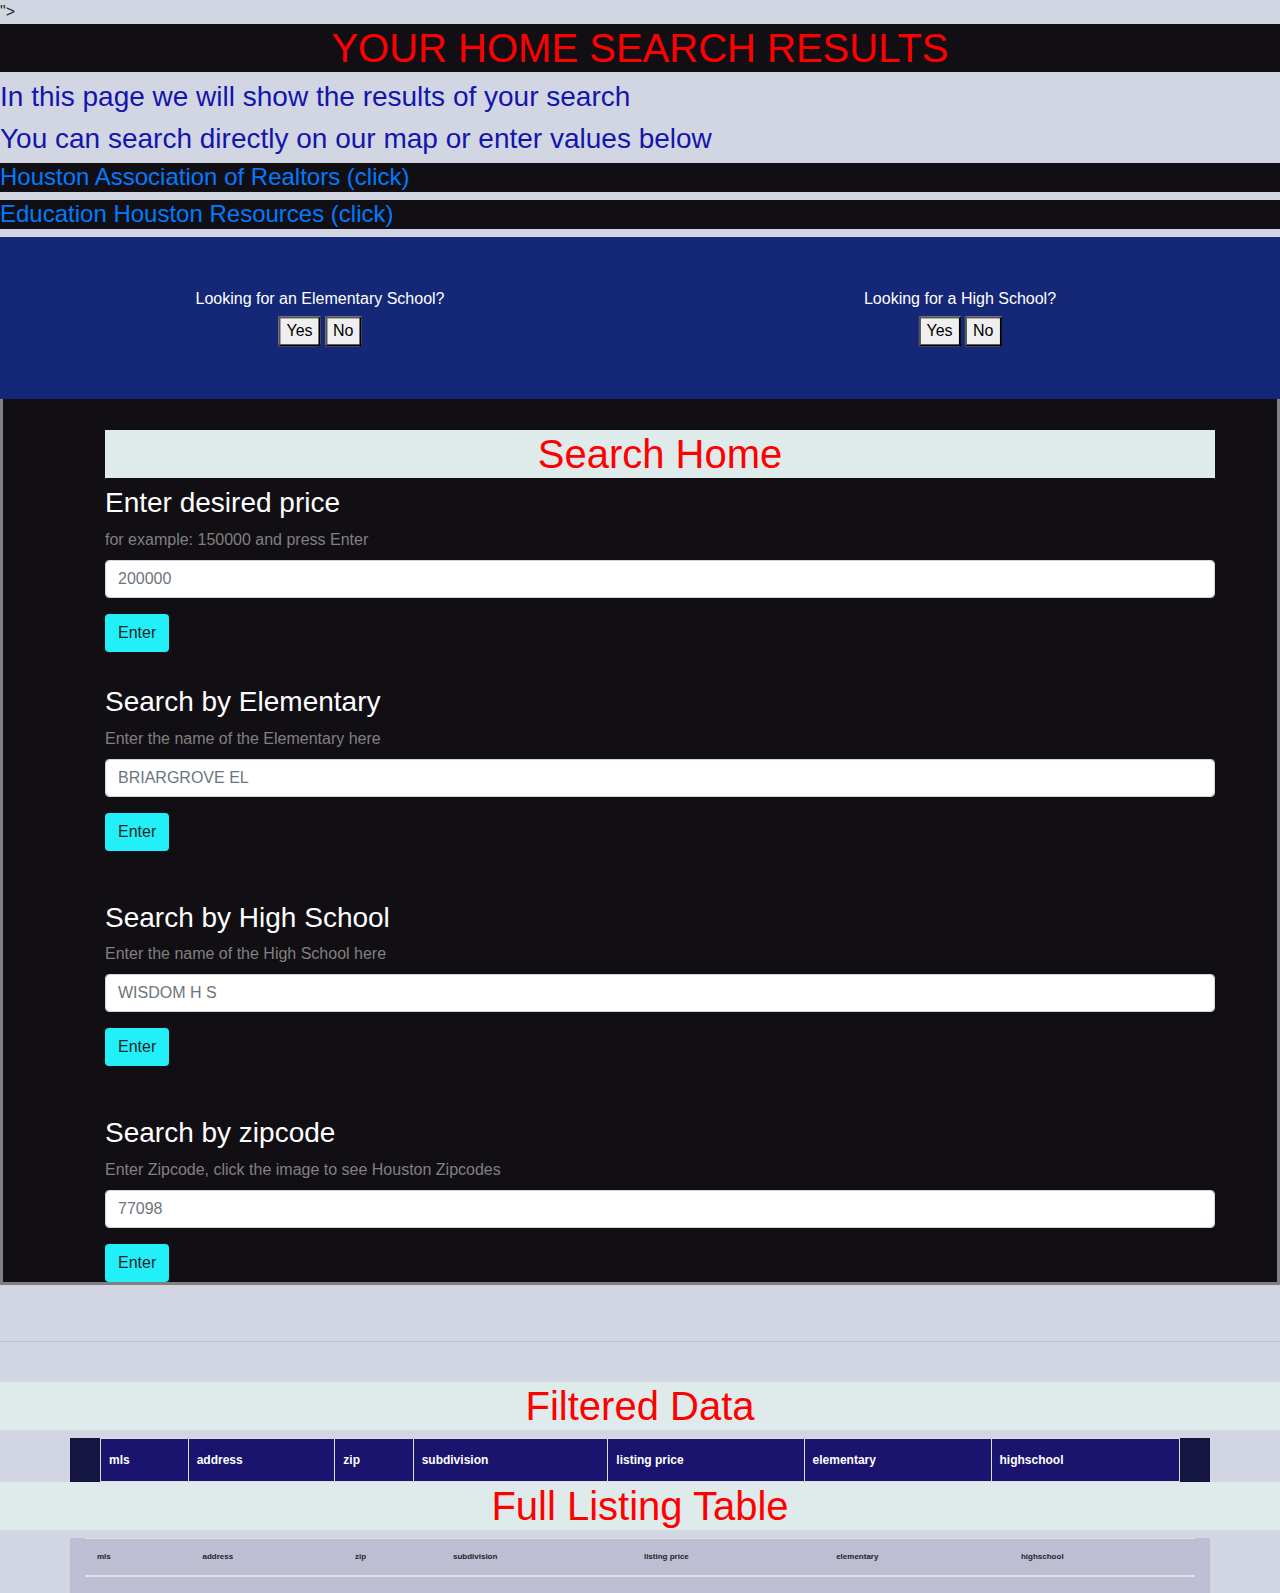
<file: static/html/index_orlando.html>
<!DOCTYPE html>
<html lang="en">
<head>
    <meta charset="UTF-8">
    <meta name="viewport" content="width=device-width, initial-scale=1.0">
    <title>Real State Project</title>
    <link rel="stylesheet" href="https://stackpath.bootstrapcdn.com/bootstrap/4.3.1/css/bootstrap.min.css" integrity="sha384-ggOyR0iXCbMQv3Xipma34MD+dH/1fQ784/j6cY/iJTQUOhcWr7x9JvoRxT2MZw1T" crossorigin="anonymous">">
    <link href="https://fonts.googleapis.com/css?family=Ubuntu" rel="stylesheet">
    <script src="https://d3js.org/d3.v6.min.js"></script>
    <link rel="stylesheet" href="../css/styleO.css">
    <style>.split {height: 18%; width: 50%; position: absolute; z-index: 1; top: auto;
      overflow-x: hidden; padding-top: 5%;}
      .left {left: 0; background-color: rgb(21, 39, 119); color:white; text-align: left}
      .right {right: 0; background-color: rgb(21, 39, 119); color:white; text-align: right}
      .centered {position: absolute; top: 50%; left: 50%; transform: translate(-50%, -50%); text-align: center;}
    </style>
    <style>
      body, h1, h2, h3, h4, h5, h6  {
        font-family: Arial;
      }
      </style>
      <style>
      * {box-sizing: border-box;}     
      .column {
        float: left;
        width: 33.33%;
        padding: 5px;
      }      
      /* Clearfix (clear floats) */
      .row::after { content: ""; clear: both; display: table;}
      </style>
      <style>
        #Subset {
          font-family: Arial, Helvetica, sans-serif;
          border-collapse: collapse;
          width: 100%;}
        #Subset td, #Subset th { border: 1px solid #ddd;  padding: 8px;}        
        #Subset tr:nth-child(even){background-color: #1a60ca;}        
        #Subset tr:hover {background-color: rgb(184, 196, 25);}
        #Subset th {
          padding-top: 12px;
          padding-bottom: 12px;
          text-align: left;
          background-color: #1a146e;
          color: white;}
        </style>
</head>
<style>body {background-color: rgb(210, 214, 226);}</style>

<body>
    <nav>
        <h1 style="background-color: rgb(18, 15, 20)">
        YOUR HOME SEARCH RESULTS</h1>
        <!-- <div class="row">
          <div class="column">
            <img src="home1.jfif" style="width:100%">
          </div>
          <div class="column">
            <img src="home3.jfif" style="width:100%">
          </div>
          <div class="column">
            <img src="home2.jfif" style="width:100%">
          </div>
        </div> -->

        
        <div class="text1"><h3>In this page we will show the results of your search</h3></div>
        <div id="text2"><h3>You can search directly on our map or enter values below</h3></div>
        <div class="sightsGIS" style="background-color: rgb(18, 15, 20)">
          <a href="https://www.har.com/joinhar"><h4>Houston Association of Realtors (click)</h4></a>
        </div>
      
        <div class="deeplink">
          <div class="outer">
            <div class="inner" style="background-color: rgb(18, 15, 20)">
              <a href="https://www.houstontx.gov/abouthouston/education.html"><h4>Education Houston Resources (click)</h4></a>
            </div>
          </div>
        </div>
    
        <div class="split left">
                <div class="centered">
                  <h6>Looking for an Elementary School?</h6>
                  <button id="Home">Yes</button>
                  <button id="NoHome">No</button>                  
                </div>  

        </div>

        <div class="split right">
                <div class="centered">
                  <h6>Looking for a High School?</h6>
                  <button type="button" id="School">Yes</button>
                  <button type="button" id="NoSchool">No</button>                  
                </div>

        </div>
        
      </nav>

      <br>
      <br>
      <hr>
      <br>
      <br>

      <div>
        <ul style="background-color: rgb(18, 15, 20)">

            <div class="container" style= 'position:relative; padding-top: 5%'>
              <h1>Search Home</h1>
                <div class="row">
                  <div class="col-md-12">
                    <form id="form1"></form>
                        <div class="form-group">
                            <h3 style="color:white" >Enter desired price </h3>
                            <label for="text101">for example: 150000 and press Enter </label>
                            <input class="form-control" id="chaseSearcher" type="text" name="text-input" placeholder=200000
                            />
                        </div>
                        <button id="buttonA" type="button" class="btn btn-default" style="background-color: rgb(34, 239, 247)">Enter</button>
                    </form>
                  </div>
                </div>
                <hr>
                <div class="row">
                <div class="col-md-12">
                  <form id="form2">
                      <div class="form-group">
                          <h3 style="color:white" >Search by Elementary</h3>
                          <label for="text102">Enter the name of the Elementary here</label>
                          <input class="form-control" id="S2" name="text-input" type="text" placeholder="BRIARGROVE EL">
                          <!-- <input id="input-field" type="text"> -->
                      </div>
                      <button id="buttonB" type="button" class="btn btn-default" style="background-color: rgb(34, 239, 247)">Enter</button>
                  </form>
                </div>
                </div>
                <hr>
                <!-- <img src="beecreek.jfif"> -->
                <hr>
                <div class="row">
                  <div class="col-md-12">
                    <form id="form3">
                        <div class="form-group">
                            <h3 style="color:white">Search by High School</h3>
                            <label for="text103">Enter the name of the High School here</label>
                            <input class="form-control" id="S3" name="text-input" type="text" placeholder="WISDOM H S">
                            <!-- <input id="input-field" type="text"> -->
                        </div>
                        <button id="buttonC" type="button" class="btn btn-default" style="background-color: rgb(34, 239, 247)">Enter</button>
                    </form>
                  </div>
                </div>
                <hr>
                <!-- <img src="seti.jpg"> -->
                <hr>
                <div class="row">
                  <div class="col-md-12">
                    
                    <form id="form4">
                      <div class="form-group">
                        <h3 style="color:white">Search by zipcode</h3>
                        <label for="text104">Enter Zipcode, click the image to see Houston Zipcodes</label>
                        <input class="form-control" id="S4" name="text-input" type="text" placeholder="77098">
                      </div>
                        <button id="buttonD" type="button" class="btn btn-default" style="background-color: rgb(34, 239, 247)">Enter</button>
                      </form>
                    </div>
                  </div>
                </div>
        </ul>
        </div>                
                <br>
                
                  
                
                <hr>
                <br>
                <h1>Filtered Data</h1>
                <div class="container" style="font-size: 12px; color:white; background-color: rgb(20, 21, 65)">
                  <div class="row1">
                    <div class="col-md-12">
                      <!-- Homes Selection table-->
                      <table id="Subset" class="SelectedCriteria" >
                        <thead>
                          <tr>
                              <th>mls</th>
                              <th>address</th>
                              <th>zip</th>
                              <th>subdivision</th>
                              <th>listing price</th>
                              <th>elementary</th>
                              <th>highschool</th>
                          </tr>
                        </thead>  
                        <tbody>
                        </tbody> 
                      </table> 
                    </div>
                  </div>
                </div>

        <h1>Full Listing Table</h1>
        <div class="container" style="font-size: 8px; color:rgb(41, 39, 34); background-color: rgb(189, 190, 212) ">
            <div class="row">
              <div class="col-md-12" >
                <table class="Full table">
                  <thead> 
                    <tr>
                        <th>mls</th>
                        <th>address</th>
                        <th>zip</th>
                        <th>subdivision</th>
                        <th>listing price</th>
                        <th>elementary</th>
                        <th>highschool</th>
                    </tr>
                  </thead>
                  <tbody>
                  </tbody>
                </table>
              </div>
            </div>
        </div>
</body>

<!-- <script src="java.js" type="text/javascript"></script> -->
<!-- <script src="static/js/data.geojson"></script> -->
<script src="../js/RealState.js"></script>

</html>
</file>
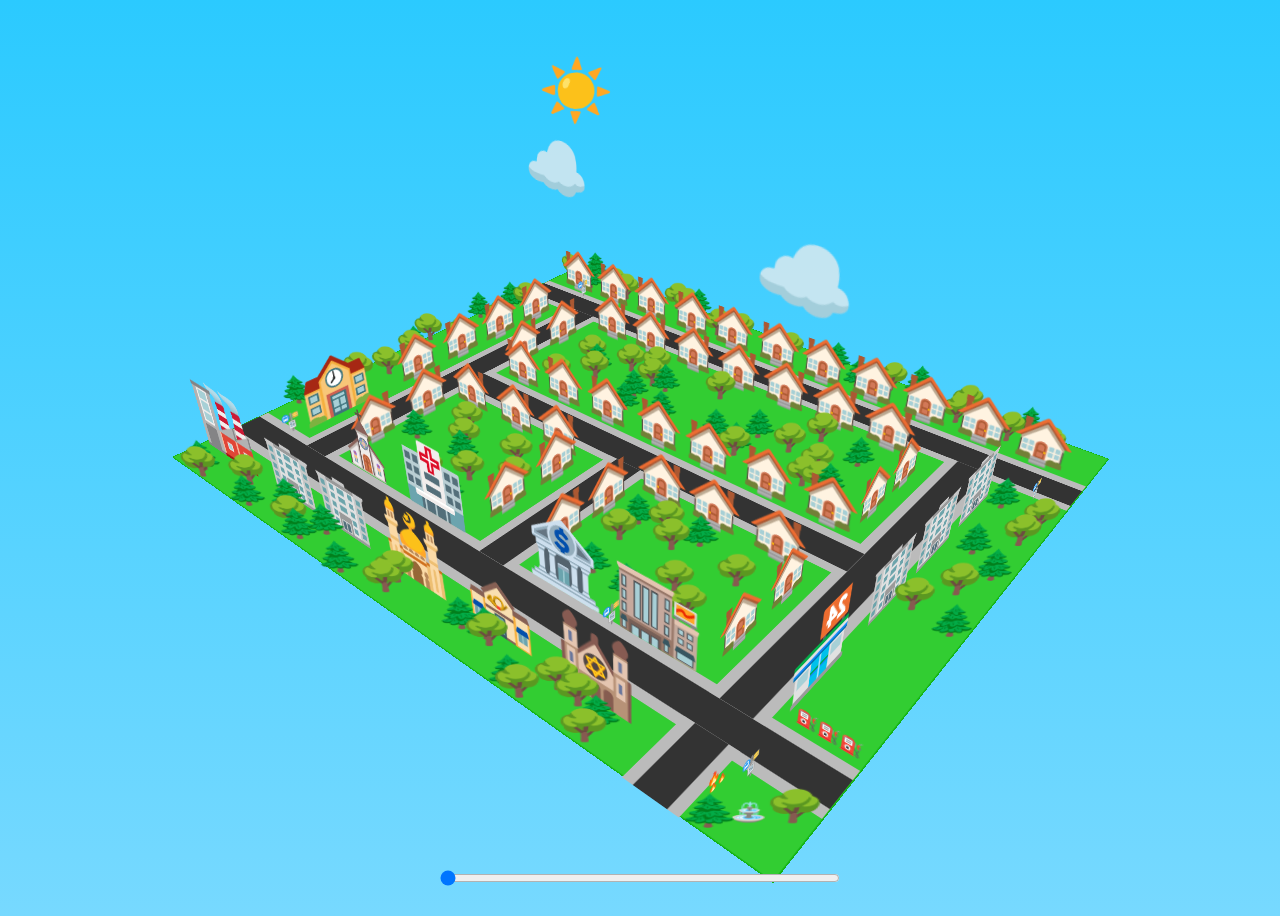
<file: static/html/ricevilletown.html>
<html>
    <head>
    
    <link rel="stylesheet" href="../css/riceville.css">  
    <title>Riceville Town &mdash;Team 4</title>
<input type="range" min="40" max="400" value="40" class="rotate-slider">

<div class="wrapper">

    <div class="ground">

        <!-- Sky -->
        <div class="sun">☀️</div>
        <div class="cloud cloud-1">☁️</div>
        <div class="cloud cloud-2">☁️</div>

        <!-- Roads -->
        <div class="road road-1"></div>
        <div class="road road-2"></div>
        <div class="road road-3"></div>
        <div class="road road-4"></div>
        <div class="road road-5"></div>
        <div class="road road-6"></div>
        <div class="road road-7"></div>

        <!-- Buildings -->
        <div class="house house-1">🏠</div>
        <div class="house house-2">🏠</div>
        <div class="house house-3">🏠</div>
        <div class="house house-4">🏠</div>
        <div class="house house-5">🏠</div>
        <div class="house house-6">🏠</div>
        <div class="house house-7">🏠</div>
        <div class="house house-8">🏠</div>
        <div class="house house-9">🏠</div>
        <div class="house house-10">🏠</div>
        <div class="house house-11">🏠</div>
        <div class="house house-12">🏠</div>
        <div class="house house-13">🏠</div>
        <div class="house house-14">🏠</div>
        <div class="house house-15">🏠</div>
        <div class="house house-16">🏠</div>
        <div class="house house-17">🏠</div>
        <div class="house house-18">🏠</div>
        <div class="house house-19">🏠</div>
        <div class="house house-20">🏠</div>
        <div class="house house-21">🏠</div>
        <div class="house house-22">🏠</div>
        <div class="house house-23">🏠</div>
        <div class="house house-24">🏠</div>
        <div class="house house-25">🏠</div>
        <div class="house house-26">🏠</div>
        <div class="house house-27">🏠</div>
        <div class="house house-28">🏠</div>
        <div class="house house-29">🏠</div>
        <div class="house house-30">🏠</div>
        <div class="house house-31">🏠</div>
        <div class="house house-32">🏠</div>
        <div class="house house-33">🏠</div>
        <div class="house house-34">🏠</div>
        <div class="house house-35">🏠</div>
        <div class="house house-36">🏠</div>
        <div class="house house-37">🏠</div>
        <div class="house house-38">🏠</div>
        <div class="house house-39">🏠</div>
        <div class="house house-40">🏠</div>
        <div class="house house-41">🏠</div>
        <div class="house house-42">🏠</div>
        <div class="house house-43">🏠</div>
        <div class="house house-44">🏠</div>
        <div class="house house-45">🏠</div>
        <div class="house house-46">🏠</div>
        <div class="house house-47">🏠</div>
        <div class="apartment apartment-1">🏢</div>
        <div class="apartment apartment-2">🏢</div>
        <div class="apartment apartment-3">🏢</div>
        <div class="apartment apartment-4">🏢</div>
        <div class="apartment apartment-5">🏢</div>
        <div class="post-office">🏤</div>
        <div class="convenience-store">🏪</div>
        <div class="department-store">🏬</div>
        <div class="bank">🏦</div>
        <div class="hospital">🏥</div>
        <div class="church">⛪</div>
        <div class="synagogue">🕍</div>
        <div class="mosque">🕌</div>
        <div class="school">🏫</div>
        <div class="factory">🏭</div>

        <!-- Vehicles -->
        <div class="bicycle">🚴</div>
        <div class="motorcycle">🏍️</div>
        <div class="car car-1">🚗</div>
        <div class="car car-2">🚗</div>
        <div class="car car-3">🚗</div>
        <div class="car car-4">🚗</div>
        <div class="taxi taxi-1">🚕</div>
        <div class="taxi taxi-2">🚕</div>
        <div class="police-car">🚓</div>
        <div class="minivan">🚐</div>
        <div class="ambulance">🚑</div>
        <div class="bus bus-1">🚌</div>
        <div class="bus bus-2">🚌</div>
        <div class="truck delivery-truck">🚚</div>
        <div class="truck articulated-truck">🚛</div>
        <div class="truck fire-truck">🚒</div>
        <div class="helicopter">🚁</div>

        <!-- Props -->
        <div class="bus-stop bus-stop-1">🚏</div>
        <div class="bus-stop bus-stop-2">🚏</div>
        <div class="bus-stop bus-stop-3">🚏</div>
        <div class="bus-stop bus-stop-4">🚏</div>
        <div class="bus-stop bus-stop-5">🚏</div>
        <div class="bus-stop bus-stop-6">🚏</div>
        <div class="fuel-pump fuel-pump-1">⛽</div>
        <div class="fuel-pump fuel-pump-2">⛽</div>
        <div class="fuel-pump fuel-pump-3">⛽</div>
        <div class="fountain">⛲</div>
        <div class="fire fire-1">🔥</div>
        <div class="fire fire-2">🔥</div>
        <div class="fire fire-3">🔥</div>
        <div class="tree tree-1">🌲</div>
        <div class="tree tree-2">🌳</div>
        <div class="tree tree-3">🌳</div>
        <div class="tree tree-4">🌲</div>
        <div class="tree tree-5">🌳</div>
        <div class="tree tree-6">🌲</div>
        <div class="tree tree-7">🌲</div>
        <div class="tree tree-8">🌳</div>
        <div class="tree tree-9">🌳</div>
        <div class="tree tree-10">🌳</div>
        <div class="tree tree-11">🌲</div>
        <div class="tree tree-12">🌳</div>
        <div class="tree tree-13">🌲</div>
        <div class="tree tree-14">🌳</div>
        <div class="tree tree-15">🌳</div>
        <div class="tree tree-16">🌳</div>
        <div class="tree tree-17">🌳</div>
        <div class="tree tree-18">🌲</div>
        <div class="tree tree-19">🌳</div>
        <div class="tree tree-20">🌲</div>
        <div class="tree tree-21">🌲</div>
        <div class="tree tree-22">🌳</div>
        <div class="tree tree-23">🌳</div>
        <div class="tree tree-24">🌲</div>
        <div class="tree tree-25">🌳</div>
        <div class="tree tree-26">🌲</div>
        <div class="tree tree-27">🌲</div>
        <div class="tree tree-28">🌳</div>
        <div class="tree tree-29">🌳</div>
        <div class="tree tree-30">🌳</div>
        <div class="tree tree-31">🌳</div>
        <div class="tree tree-32">🌲</div>
        <div class="tree tree-33">🌲</div>
        <div class="tree tree-34">🌲</div>
        <div class="tree tree-35">🌳</div>
        <div class="tree tree-36">🌳</div>
        <div class="tree tree-38">🌲</div>
        <div class="tree tree-39">🌳</div>
        <div class="tree tree-40">🌲</div>
        <div class="tree tree-41">🌳</div>
        <div class="tree tree-42">🌳</div>
        <div class="tree tree-43">🌳</div>
        <div class="tree tree-44">🌳</div>
        <div class="tree tree-45">🌳</div>
        <div class="tree tree-46">🌲</div>
        <div class="tree tree-47">🌲</div>
        <div class="tree tree-48">🌳</div>
        <div class="tree tree-49">🌳</div>
        <div class="tree tree-50">🌲</div>
        <div class="tree tree-51">🌳</div>
        <div class="tree tree-52">🌲</div>
        <div class="tree tree-53">🌳</div>
        <div class="tree tree-54">🌳</div>
        <div class="tree tree-55">🌲</div>
        <div class="tree tree-56">🌲</div>
        <div class="tree tree-57">🌲</div>
        <div class="tree tree-58">🌳</div>
        <div class="tree tree-59">🌳</div>
        <div class="tree tree-60">🌲</div>
        <div class="tree tree-61">🌳</div>
        <div class="tree tree-62">🌲</div>
        <div class="tree tree-63">🌲</div>
        <div class="tree tree-64">🌳</div>
        <div class="tree tree-65">🌳</div>
        <div class="tree tree-66">🌳</div>
        <div class="tree tree-67">🌲</div>
        <div class="tree tree-68">🌲</div>
        <div class="tree tree-69">🌳</div>
        <div class="tree tree-70">🌳</div>
        <div class="tree tree-71">🌲</div>
        <div class="tree tree-72">🌳</div>
        <div class="tree tree-73">🌳</div>
        <div class="tree tree-74">🌳</div>
        <div class="tree tree-75">🌳</div>
        <div class="tree tree-76">🌳</div>
        <div class="tree tree-77">🌲</div>
        <div class="tree tree-78">🌲</div>
        <div class="tree tree-79">🌳</div>
        <div class="tree tree-80">🌳</div>
        <div class="tree tree-81">🌳</div>
        <div class="tree tree-82">🌲</div>
        <div class="tree tree-83">🌳</div>
        <div class="tree tree-84">🌲</div>
        <div class="tree tree-85">🌳</div>
        <div class="tree tree-86">🌲</div>
        <div class="tree tree-87">🌲</div>
        <div class="tree tree-88">🌳</div>
        <div class="tree tree-89">🌳</div>
        <div class="tree tree-90">🌲</div>
        <div class="tree tree-91">🌳</div>
        <div class="tree tree-92">🌳</div>
        <div class="tree tree-93">🌲</div>
        <div class="tree tree-94">🌲</div>
        <div class="tree tree-95">🌳</div>
        <div class="tree tree-96">🌳</div>
        <div class="tree tree-97">🌲</div>
        <div class="tree tree-98">🌳</div>
        <div class="tree tree-99">🌲</div>
        <div class="tree tree-100">🌳</div>
        <div class="tree tree-101">🌲</div>
        <div class="tree tree-102">🌳</div>
        <div class="tree tree-103">🌲</div>
        <div class="tree tree-104">🌲</div>
        <div class="tree tree-105">🌲</div>
        <div class="tree tree-106">🌳</div>

        <!-- People -->
        <div class="person person-1">🚶</div>
        <div class="person person-2">🚶</div>
        <div class="person person-3">🚶</div>
        <div class="person person-4">🚶</div>
        <div class="person person-5">🚶</div>
        <div class="person person-6">🚶</div>
        <div class="person couple-1">👫</div>
        <div class="person couple-2">👬</div>
        <div class="person couple-3">👭</div>

        <!-- Animals -->
        <div class="dog dog-1">🐕</div>
        <div class="dog dog-2">🐩</div>
        <div class="cat cat-1">🐈</div>
        <div class="cat cat-2">🐈</div>

    </div>

</div>
<script src="../js/riceville.js"></script>
</body>
</html>
</file>
<file: static/css/styleO.css>
h1 {
        text-align: center;
        background-color: rgb(223, 235, 234);
        color: red;
      }
      
      h2 {
        background-color: rgb(25, 236, 236);
        color: black;
      }
      
      h3 {
        color: rgb(19, 21, 173);
      }
      
      img {
        box-shadow: 10px 10px 5px black;
      }
      
      section {
        background-color: #000;
        color: deeppink
      }
      
      p {
        font-size: 15px;
        color: gray;
      }
      
      ul {
        border-style: solid;
        color: gray;
      }
</file>
<file: static/css/riceville.css>
*,
*::before,
*::after {
    box-sizing: border-box;
}

body {
    display: flex;
    justify-content: center;
    align-items: center;
    height: 100vh;
    background-image: linear-gradient(#2bcaff, #77d9ff);
    perspective: 1000px;
    overflow: hidden;
    text-align: center;
    -webkit-user-select: none;
       -moz-user-select: none;
        -ms-user-select: none;
            user-select: none;
}

.rotate-slider {
    position: absolute;
    width: 400px;
    bottom: 20px;
    z-index: 1;
    cursor: pointer;
}

.wrapper {
    --rotate-y: -40deg;
    transform-style: preserve-3d;
    transform: rotateX(-35deg) rotateY(var(--rotate-y));
}

/* Ground */

.ground {
    position: relative;
    width: 720px;
    height: 600px;
    background-color: #32cd32;
    border: 1px solid #13b313;
    transform: rotateX(90deg);
    transform-style: preserve-3d;
}

.ground * {
    position: absolute;
    vertical-align: middle;
    transform: rotateX(-90deg);
    transform-origin: 50% 100% 0;
}

/* Fix background color clipping problem on Apple Devices */

.apple-os .ground {
    background: none;
    border: none;
}

.apple-os .ground::before {
    content: '';
    position: absolute;
    left: 0;
    width: 100%;
    height: 100%;
    background-color: #32cd32;
    border: 1px solid #13b313;
    transform: translateZ(-6px);
}

/* Sky */

.sun {
    font-size: 70px;
    transform-origin: initial;
    transform: translateZ(250px) rotateX(-100deg) rotateY(45deg) rotate(0deg);
    animation: sun 8s linear infinite;
}

.cloud {
    font-size: 70px;
    opacity: 0.8;
}

.cloud-1 {
    transform: translate3d(150px, 150px, 200px) rotateX(-90deg);
    animation: cloud1 40s ease-in-out infinite;
}

.cloud-2 {
    transform: translate3d(500px, 250px, 220px) rotateX(-90deg);
    animation: cloud2 40s ease-in-out infinite;
}

/* Roads */

.road {
    height: 50px;
    transform-origin: initial;
    background-image: linear-gradient(#bbb, #bbb 19.9%, #333 20%, #333 80%, #bbb 80.1%);
}

.road-1 {
    width: 100%;
    transform: translateY(60px);
}

.road-2 {
    width: 100%;
    transform: translateY(490px);
}

.road-3 {
    width: 400px;
    transform: translate(-100px, 275px) rotate(90deg);
}

.road-4 {
    width: 400px;
    transform: translate(420px, 275px) rotate(90deg);
}

.road-5 {
    width: 490px;
    transform: translate(115px, 275px);
}

.road-6 {
    width: 185px;
    transform: translate(265px, 382.5px) rotate(90deg);
}

.road-7 {
    width: 70px;
    transform: translate(585px, 540px) rotate(90deg);
}

/* Buildings */

.house {
    font-size: 50px;
    width: 65px;
}

.house-1{transform:translateX(20px) rotateX(-90deg)}.house-2{transform:translateX(80px) rotateX(-90deg)}.house-3{transform:translateX(142px) rotateX(-90deg)}.house-4{transform:translateX(205px) rotateX(-90deg)}.house-5{transform:translateX(265px) rotateX(-90deg)}.house-6{transform:translateX(328px) rotateX(-90deg)}.house-7{transform:translateX(388px) rotateX(-90deg)}.house-8{transform:translateX(450px) rotateX(-90deg)}.house-9{transform:translateX(512px) rotateX(-90deg)}.house-10{transform:translateX(574px) rotateX(-90deg)}.house-11{transform:translateX(635px) rotateX(-90deg)}.house-12{transform:translate(140px,70px) rotateX(-90deg) rotateY(180deg)}.house-13{transform:translate(200px,70px) rotateX(-90deg) rotateY(180deg)}.house-14{transform:translate(262px,70px) rotateX(-90deg) rotateY(180deg)}.house-15{transform:translate(324px,70px) rotateX(-90deg) rotateY(180deg)}.house-16{transform:translate(385px,70px) rotateX(-90deg) rotateY(180deg)}.house-17{transform:translate(447px,70px) rotateX(-90deg) rotateY(180deg)}.house-18{transform:translate(508px,70px) rotateX(-90deg) rotateY(180deg)}.house-19{transform:translate(550px,175px) rotateX(-90deg) rotateY(90deg)}.house-20{transform:translate(550px,115px) rotateX(-90deg) rotateY(90deg)}.house-21{transform:translate(102px,115px) rotateX(-90deg) rotateY(-90deg)}.house-22{transform:translate(102px,180px) rotateX(-90deg) rotateY(-90deg)}.house-23{transform:translate(135px,215px) rotateX(-90deg)}.house-24{transform:translate(197px,215px) rotateX(-90deg)}.house-25{transform:translate(260px,215px) rotateX(-90deg)}.house-26{transform:translate(328px,215px) rotateX(-90deg)}.house-27{transform:translate(390px,215px) rotateX(-90deg)}.house-28{transform:translate(458px,215px) rotateX(-90deg)}.house-29{transform:translate(526px,215px) rotateX(-90deg)}.house-30{transform:translate(35px,280px) rotateX(-90deg) rotateY(90deg)}.house-31{transform:translate(35px,215px) rotateX(-90deg) rotateY(90deg)}.house-32{transform:translate(35px,155px) rotateX(-90deg) rotateY(90deg)}.house-33{transform:translate(35px,94px) rotateX(-90deg) rotateY(90deg)}.house-34{transform:translate(130px,285px) rotateX(-90deg) rotateY(-180deg)}.house-35{transform:translate(197px,285px) rotateX(-90deg) rotateY(-180deg)}.house-36{transform:translate(258px,285px) rotateX(-90deg) rotateY(-180deg)}.house-37{transform:translate(390px,285px) rotateX(-90deg) rotateY(-180deg)}.house-38{transform:translate(450px,285px) rotateX(-90deg) rotateY(-180deg)}.house-39{transform:translate(518px,285px) rotateX(-90deg) rotateY(-180deg)}.house-40{transform:translate(102px,322px) rotateX(-90deg) rotateY(-90deg)}.house-41{transform:translate(102px,390px) rotateX(-90deg) rotateY(-90deg)}.house-42{transform:translate(288px,385px) rotateX(-90deg) rotateY(90deg)}.house-43{transform:translate(288px,320px) rotateX(-90deg) rotateY(90deg)}.house-44{transform:translate(360px,325px) rotateX(-90deg) rotateY(-90deg)}.house-45{transform:translate(360px,385px) rotateX(-90deg) rotateY(-90deg)}.house-46{transform:translate(552px,388px) rotateX(-90deg) rotateY(90deg)}.house-47{transform:translate(552px,320px) rotateX(-90deg) rotateY(90deg)}

.apartment {
    font-size: 60px;
    width: 85px;
}

.apartment-1 {
    transform: translate(610px, 98px) rotateX(-90deg) rotateY(-90deg);
}

.apartment-2 {
    transform: translate(610px, 180px) rotateX(-90deg) rotateY(-90deg);
}

.apartment-3 {
    transform: translate(610px, 262px) rotateX(-90deg) rotateY(-90deg);
}

.apartment-4 {
    transform: translate(195px, 490px) rotateX(-90deg) rotateY(-180deg);
}

.apartment-5 {
    transform: translate(115px, 490px) rotateX(-90deg) rotateY(-180deg);
}

.school {
    font-size: 70px;
    transform: translate(20px, 360px) rotateX(-90deg) rotateY(90deg);
}

.convenience-store {
    font-size: 70px;
    width: 96px;
    transform: translate(605px, 360px) rotateX(-90deg) rotateY(-90deg);
}

.department-store {
    font-size: 70px;
    width: 96px;
    transform: translate(490px, 410px) rotateX(-90deg);
}

.bank {
    font-size: 70px;
    width: 96px;
    transform: translate(390px, 410px) rotateX(-90deg);
}

.post-office {
    font-size: 60px;
    width: 82px;
    transform: translate(395px, 490px) rotateX(-90deg) rotateY(-180deg);
}

.hospital {
    font-size: 70px;
    width: 94px;
    transform: translate(230px, 410px) rotateX(-90deg);
}

.church {
    font-size: 65px;
    width: 90px;
    transform: translate(130px, 415px) rotateX(-90deg);
}

.synagogue {
    font-size: 70px;
    width: 96px;
    transform: translate(490px, 480px) rotateX(-90deg) rotateY(-180deg);
}

.mosque {
    font-size: 70px;
    width: 92px;
    transform: translate(290px, 480px) rotateX(-90deg) rotateY(-180deg);
}

.factory {
    font-size: 80px;
    width: 110px;
    transform: translateY(470px) rotateX(-90deg) rotateY(-180deg);
}

/* Props */

.bus-stop {
    font-size: 20px;
    transform: translate(650px, 520px) rotateX(-90deg) rotateY(-90deg);
}

.bus-stop-1 {
    transform: translate(650px, 520px) rotateX(-90deg) rotateY(-90deg);
}

.bus-stop-2 {
    transform: translate(190px, 520px) rotateX(-90deg) rotateY(-90deg);
}

.bus-stop-3 {
    transform: translate(40px, 470px) rotateX(-90deg) rotateY(-90deg);
}

.bus-stop-4 {
    transform: translate(480px, 470px) rotateX(-90deg) rotateY(-90deg);
}

.bus-stop-5 {
    transform: translate(675px, 90px) rotateX(-90deg) rotateY(-90deg);
}

.bus-stop-6 {
    transform: translate(55px, 42px) rotateX(-90deg) rotateY(-90deg);
}

.fuel-pump {
    font-size: 15px;
}

.fuel-pump-1 {
    transform: translate(660px, 465px) rotateX(-90deg);
}

.fuel-pump-2 {
    transform: translate(678px, 465px) rotateX(-90deg);
}

.fuel-pump-3 {
    transform: translate(696px, 465px) rotateX(-90deg);
}

.fountain {
    font-size: 20px;
    transform: translate(670px, 550px) rotateX(-90deg) rotateY(calc(var(--rotate-y) * -1));
}

.fire {
    font-size: 12px;
}

.fire-1 {
    transform: translate(640px, 550px) rotateX(-90deg) rotateY(90deg) scale(1);
    animation: fire1 3s ease-in-out infinite;
}

.fire-2 {
    font-size: 8px;
    transform: translate(645px, 560px) rotateX(-90deg) rotateY(90deg) scale(1);
    animation: fire2 3s 300ms ease-in-out infinite;
}

.fire-3 {
    font-size: 8px;
    transform: translate(645px, 550px) rotateX(-90deg) rotateY(90deg) scale(1);
    animation: fire3 3s 600ms ease-in-out infinite;
}

/* Trees */

.tree {
    font-size: 32px;
    width: 40px;
}

.tree-1{transform:translate(194px,-26px) rotateX(-90deg) rotateY(calc(var(--rotate-y)*-1))}.tree-2{transform:translate(164px,-21px) rotateX(-90deg) rotateY(calc(var(--rotate-y)*-1))}.tree-3{transform:translate(344px,-1px) rotateX(-90deg) rotateY(calc(var(--rotate-y)*-1))}.tree-4{transform:translate(495px,-28px) rotateX(-90deg) rotateY(calc(var(--rotate-y)*-1))}.tree-5{transform:translate(75px,-4px) rotateX(-90deg) rotateY(calc(var(--rotate-y)*-1))}.tree-6{transform:translate(398px,-16px) rotateX(-90deg) rotateY(calc(var(--rotate-y)*-1))}.tree-7{transform:translate(22px,-25px) rotateX(-90deg) rotateY(calc(var(--rotate-y)*-1))}.tree-8{transform:translate(245px,4px) rotateX(-90deg) rotateY(calc(var(--rotate-y)*-1))}.tree-9{transform:translate(607px,-1px) rotateX(-90deg) rotateY(calc(var(--rotate-y)*-1))}.tree-10{transform:translate(97px,0px) rotateX(-90deg) rotateY(calc(var(--rotate-y)*-1))}.tree-11{transform:translate(141px,0) rotateX(-90deg) rotateY(calc(var(--rotate-y)*-1))}.tree-12{transform:translate(649px,1px) rotateX(-90deg) rotateY(calc(var(--rotate-y)*-1))}.tree-13{transform:translate(619px,-23px) rotateX(-90deg) rotateY(calc(var(--rotate-y)*-1))}.tree-14{transform:translate(468px,-15px) rotateX(-90deg) rotateY(calc(var(--rotate-y)*-1))}.tree-15{transform:translate(182px,-17px) rotateX(-90deg) rotateY(calc(var(--rotate-y)*-1))}.tree-16{transform:translate(273px,-4px) rotateX(-90deg) rotateY(calc(var(--rotate-y)*-1))}.tree-17{transform:translate(552px,0px) rotateX(-90deg) rotateY(calc(var(--rotate-y)*-1))}.tree-18{transform:translate(40px,5px) rotateX(-90deg) rotateY(calc(var(--rotate-y)*-1))}.tree-19{transform:translate(552px,-23px) rotateX(-90deg) rotateY(calc(var(--rotate-y)*-1))}.tree-20{transform:translate(435px,1px) rotateX(-90deg) rotateY(calc(var(--rotate-y)*-1))}.tree-21{transform:translate(-8px,420px) rotateX(-90deg) rotateY(calc(var(--rotate-y)*-1))}.tree-22{transform:translate(16px,318px) rotateX(-90deg) rotateY(calc(var(--rotate-y)*-1))}.tree-23{transform:translate(-11px,235px) rotateX(-90deg) rotateY(calc(var(--rotate-y)*-1))}.tree-24{transform:translate(1px,111px) rotateX(-90deg) rotateY(calc(var(--rotate-y)*-1))}.tree-25{transform:translate(17px,100px) rotateX(-90deg) rotateY(calc(var(--rotate-y)*-1))}.tree-26{transform:translate(-8px,156px) rotateX(-90deg) rotateY(calc(var(--rotate-y)*-1))}.tree-27{transform:translate(12px,400px) rotateX(-90deg) rotateY(calc(var(--rotate-y)*-1))}.tree-28{transform:translate(26px,215px) rotateX(-90deg) rotateY(calc(var(--rotate-y)*-1))}.tree-29{transform:translate(28px,155px) rotateX(-90deg) rotateY(calc(var(--rotate-y)*-1))}.tree-30{transform:translate(2px,346px) rotateX(-90deg) rotateY(calc(var(--rotate-y)*-1))}.tree-31{transform:translate(7px,274px) rotateX(-90deg) rotateY(calc(var(--rotate-y)*-1))}.tree-32{transform:translate(1px,265px) rotateX(-90deg) rotateY(calc(var(--rotate-y)*-1))}.tree-33{transform:translate(650px,109px) rotateX(-90deg) rotateY(calc(var(--rotate-y)*-1))}.tree-34{transform:translate(688px,294px) rotateX(-90deg) rotateY(calc(var(--rotate-y)*-1))}.tree-35{transform:translate(650px,286px) rotateX(-90deg) rotateY(calc(var(--rotate-y)*-1))}.tree-36{transform:translate(670px,246px) rotateX(-90deg) rotateY(calc(var(--rotate-y)*-1))}.tree-37{transform:translate(668px,103px) rotateX(-90deg) rotateY(calc(var(--rotate-y)*-1))}.tree-38{transform:translate(658px,188px) rotateX(-90deg) rotateY(calc(var(--rotate-y)*-1))}.tree-39{transform:translate(688px,118px) rotateX(-90deg) rotateY(calc(var(--rotate-y)*-1))}.tree-40{transform:translate(685px,210px) rotateX(-90deg) rotateY(calc(var(--rotate-y)*-1))}.tree-41{transform:translate(684px,151px) rotateX(-90deg) rotateY(calc(var(--rotate-y)*-1))}.tree-43{transform:translate(489px,199px) rotateX(-90deg) rotateY(calc(var(--rotate-y)*-1))}.tree-44{transform:translate(261px,147px) rotateX(-90deg) rotateY(calc(var(--rotate-y)*-1))}.tree-45{transform:translate(248px,123px) rotateX(-90deg) rotateY(calc(var(--rotate-y)*-1))}.tree-46{transform:translate(406px,192px) rotateX(-90deg) rotateY(calc(var(--rotate-y)*-1))}.tree-47{transform:translate(280px,147px) rotateX(-90deg) rotateY(calc(var(--rotate-y)*-1))}.tree-48{transform:translate(409px,199px) rotateX(-90deg) rotateY(calc(var(--rotate-y)*-1))}.tree-49{transform:translate(222px,137px) rotateX(-90deg) rotateY(calc(var(--rotate-y)*-1))}.tree-50{transform:translate(311px,193px) rotateX(-90deg) rotateY(calc(var(--rotate-y)*-1))}.tree-51{transform:translate(448px,159px) rotateX(-90deg) rotateY(calc(var(--rotate-y)*-1))}.tree-52{transform:translate(514px,136px) rotateX(-90deg) rotateY(calc(var(--rotate-y)*-1))}.tree-53{transform:translate(174px,149px) rotateX(-90deg) rotateY(calc(var(--rotate-y)*-1))}.tree-54{transform:translate(201px,175px) rotateX(-90deg) rotateY(calc(var(--rotate-y)*-1))}.tree-55{transform:translate(261px,178px) rotateX(-90deg) rotateY(calc(var(--rotate-y)*-1))}.tree-56{transform:translate(410px,157px) rotateX(-90deg) rotateY(calc(var(--rotate-y)*-1))}.tree-57{transform:translate(192px,160px) rotateX(-90deg) rotateY(calc(var(--rotate-y)*-1))}.tree-58{transform:translate(504px,197px) rotateX(-90deg) rotateY(calc(var(--rotate-y)*-1))}.tree-59{transform:translate(173px,207px) rotateX(-90deg) rotateY(calc(var(--rotate-y)*-1))}.tree-60{transform:translate(270px,204px) rotateX(-90deg) rotateY(calc(var(--rotate-y)*-1))}.tree-61{transform:translate(488px,172px) rotateX(-90deg) rotateY(calc(var(--rotate-y)*-1))}.tree-62{transform:translate(376px,185px) rotateX(-90deg) rotateY(calc(var(--rotate-y)*-1))}.tree-63{transform:translate(514px,193px) rotateX(-90deg) rotateY(calc(var(--rotate-y)*-1))}.tree-64{transform:translate(463px,122px) rotateX(-90deg) rotateY(calc(var(--rotate-y)*-1))}.tree-65{transform:translate(335px,121px) rotateX(-90deg) rotateY(calc(var(--rotate-y)*-1))}.tree-66{transform:translate(238px,397px) rotateX(-90deg) rotateY(calc(var(--rotate-y)*-1))}.tree-67{transform:translate(207px,377px) rotateX(-90deg) rotateY(calc(var(--rotate-y)*-1))}.tree-68{transform:translate(143px,382px) rotateX(-90deg) rotateY(calc(var(--rotate-y)*-1))}.tree-69{transform:translate(172px,338px) rotateX(-90deg) rotateY(calc(var(--rotate-y)*-1))}.tree-70{transform:translate(193px,361px) rotateX(-90deg) rotateY(calc(var(--rotate-y)*-1))}.tree-71{transform:translate(245px,430px) rotateX(-90deg) rotateY(calc(var(--rotate-y)*-1))}.tree-72{transform:translate(253px,347px) rotateX(-90deg) rotateY(calc(var(--rotate-y)*-1))}.tree-73{transform:translate(206px,421px) rotateX(-90deg) rotateY(calc(var(--rotate-y)*-1))}.tree-74{transform:translate(280px,375px) rotateX(-90deg) rotateY(calc(var(--rotate-y)*-1))}.tree-75{transform:translate(452px,353px) rotateX(-90deg) rotateY(calc(var(--rotate-y)*-1))}.tree-76{transform:translate(514px,411px) rotateX(-90deg) rotateY(calc(var(--rotate-y)*-1))}.tree-77{transform:translate(460px,422px) rotateX(-90deg) rotateY(calc(var(--rotate-y)*-1))}.tree-78{transform:translate(420px,420px) rotateX(-90deg) rotateY(calc(var(--rotate-y)*-1))}.tree-79{transform:translate(523px,355px) rotateX(-90deg) rotateY(calc(var(--rotate-y)*-1))}.tree-80{transform:translate(408px,372px) rotateX(-90deg) rotateY(calc(var(--rotate-y)*-1))}.tree-81{transform:translate(433px,336px) rotateX(-90deg) rotateY(calc(var(--rotate-y)*-1))}.tree-82{transform:translate(407px,344px) rotateX(-90deg) rotateY(calc(var(--rotate-y)*-1))}.tree-83{transform:translate(488px,394px) rotateX(-90deg) rotateY(calc(var(--rotate-y)*-1))}.tree-84{transform:translate(469px,333px) rotateX(-90deg) rotateY(calc(var(--rotate-y)*-1))}.tree-85{transform:translate(415px,536px) rotateX(-90deg) rotateY(calc(var(--rotate-y)*-1))}.tree-86{transform:translate(385px,537px) rotateX(-90deg) rotateY(calc(var(--rotate-y)*-1))}.tree-87{transform:translate(535px,542px) rotateX(-90deg) rotateY(calc(var(--rotate-y)*-1))}.tree-88{transform:translate(488px,534px) rotateX(-90deg) rotateY(calc(var(--rotate-y)*-1))}.tree-89{transform:translate(471px,558px) rotateX(-90deg) rotateY(calc(var(--rotate-y)*-1))}.tree-90{transform:translate(459px,555px) rotateX(-90deg) rotateY(calc(var(--rotate-y)*-1))}.tree-91{transform:translate(301px,535px) rotateX(-90deg) rotateY(calc(var(--rotate-y)*-1))}.tree-92{transform:translate(82px,537px) rotateX(-90deg) rotateY(calc(var(--rotate-y)*-1))}.tree-93{transform:translate(189px,554px) rotateX(-90deg) rotateY(calc(var(--rotate-y)*-1))}.tree-94{transform:translate(409px,532px) rotateX(-90deg) rotateY(calc(var(--rotate-y)*-1))}.tree-95{transform:translate(510px,536px) rotateX(-90deg) rotateY(calc(var(--rotate-y)*-1))}.tree-96{transform:translate(35px,559px) rotateX(-90deg) rotateY(calc(var(--rotate-y)*-1))}.tree-97{transform:translate(144px,534px) rotateX(-90deg) rotateY(calc(var(--rotate-y)*-1))}.tree-98{transform:translate(303px,549px) rotateX(-90deg) rotateY(calc(var(--rotate-y)*-1))}.tree-99{transform:translate(27px,552px) rotateX(-90deg) rotateY(calc(var(--rotate-y)*-1))}.tree-100{transform:translate(168px,548px) rotateX(-90deg) rotateY(calc(var(--rotate-y)*-1))}.tree-101{transform:translate(202px,535px) rotateX(-90deg) rotateY(calc(var(--rotate-y)*-1))}.tree-102{transform:translate(536px,557px) rotateX(-90deg) rotateY(calc(var(--rotate-y)*-1))}.tree-103{transform:translate(254px,558px) rotateX(-90deg) rotateY(calc(var(--rotate-y)*-1))}.tree-104{transform:translate(111px,556px) rotateX(-90deg) rotateY(calc(var(--rotate-y)*-1))}.tree-105{transform:translate(645px,556px) rotateX(-90deg) rotateY(calc(var(--rotate-y)*-1))}.tree-106{transform:translate(685px,518px) rotateX(-90deg) rotateY(calc(var(--rotate-y)*-1))}
</file>
